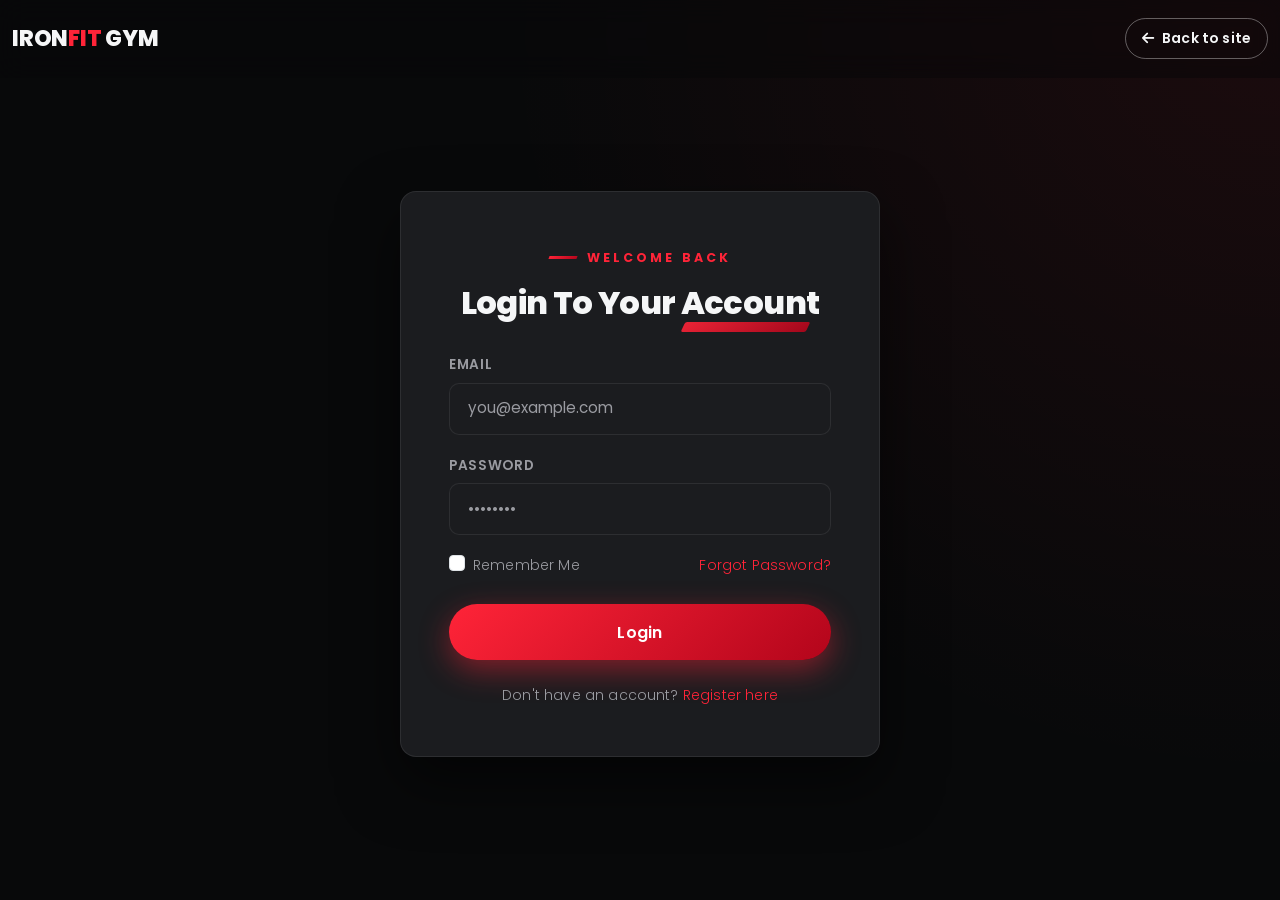
<file: ironfit/login.html>
<!DOCTYPE html>
<html lang="en">
<head>
<meta charset="UTF-8">
<meta name="viewport" content="width=device-width, initial-scale=1.0">
<title>Login | Iron Fit Gym</title>
<meta name="description" content="Login to your Iron Fit Gym member account.">
<link rel="icon" type="image/png" href="assets/images/favicon.png">
<link rel="preconnect" href="https://fonts.googleapis.com">
<link href="https://fonts.googleapis.com/css2?family=Poppins:wght@300;400;500;600;700;800;900&display=swap" rel="stylesheet">
<link href="https://cdn.jsdelivr.net/npm/bootstrap@5.3.3/dist/css/bootstrap.min.css" rel="stylesheet">
<link rel="stylesheet" href="https://cdnjs.cloudflare.com/ajax/libs/font-awesome/6.5.1/css/all.min.css">
<link rel="stylesheet" href="assets/css/style.css">
</head>
<body>

<nav class="navbar navbar-expand-lg navbar-glass scrolled">
  <div class="container">
    <a class="navbar-brand-custom" href="index.html">IRON<span>FIT</span> GYM</a>
    <a href="index.html" class="btn-outline-custom py-2 px-3 small"><i class="fa-solid fa-arrow-left me-2"></i>Back to site</a>
  </div>
</nav>

<section class="d-flex align-items-center" style="min-height:100vh; padding-top:6rem; padding-bottom:3rem; background:radial-gradient(circle at top right, rgba(255,36,56,0.08), transparent 50%), var(--black);">
  <div class="container">
    <div class="auth-card">
      <div class="text-center mb-4">
        <div class="eyebrow justify-content-center">Welcome Back</div>
        <h2 class="section-title" style="font-size:2rem;">Login To Your <span class="slash-underline">Account</span></h2>
      </div>

      <form id="loginForm" novalidate>
        <div class="mb-3">
          <label class="form-label-custom">Email</label>
          <input type="email" class="form-control form-control-custom" required placeholder="you@example.com">
          <div class="invalid-feedback-custom">Please enter a valid email address.</div>
        </div>
        <div class="mb-3">
          <label class="form-label-custom">Password</label>
          <input type="password" class="form-control form-control-custom" required minlength="6" placeholder="••••••••">
          <div class="invalid-feedback-custom">Password must be at least 6 characters.</div>
        </div>
        <div class="d-flex justify-content-between align-items-center mb-4">
          <div class="form-check">
            <input class="form-check-input" type="checkbox" id="rememberMe">
            <label class="form-check-label small text-muted-custom" for="rememberMe">Remember Me</label>
          </div>
          <a href="#" class="small text-red-custom">Forgot Password?</a>
        </div>
        <button type="submit" class="btn-gradient w-100">Login</button>
      </form>

      <p class="text-center text-muted-custom small mt-4 mb-0">Don't have an account? <a href="register.html" class="text-red-custom">Register here</a></p>
    </div>
  </div>
</section>

<script src="https://cdn.jsdelivr.net/npm/bootstrap@5.3.3/dist/js/bootstrap.bundle.min.js"></script>
<script src="assets/js/script.js"></script>
</body>
</html>
</file>
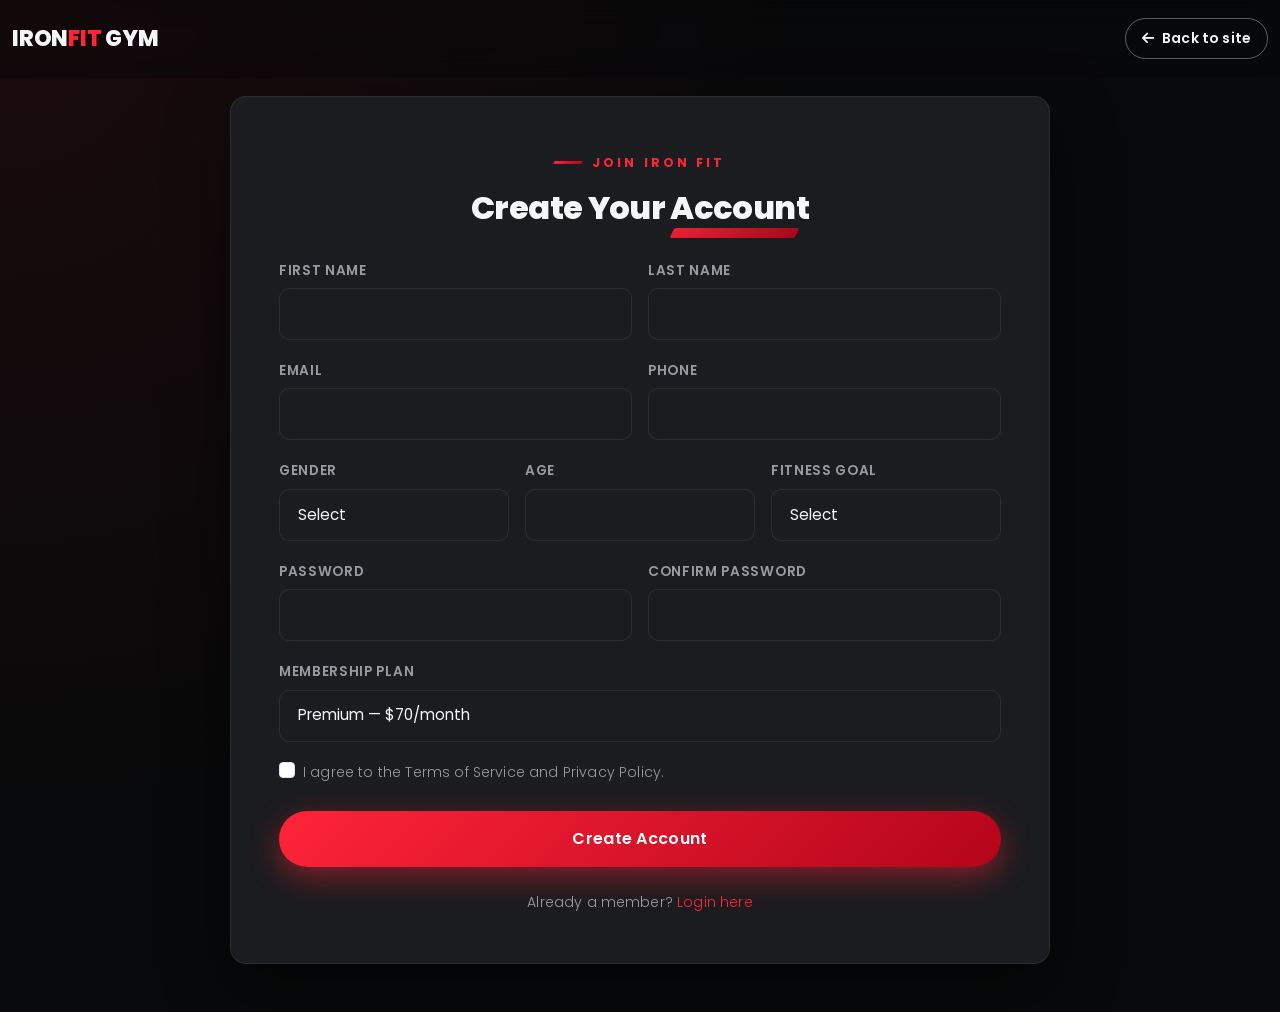
<file: ironfit/register.html>
<!DOCTYPE html>
<html lang="en">
<head>
<meta charset="UTF-8">
<meta name="viewport" content="width=device-width, initial-scale=1.0">
<title>Register | Iron Fit Gym</title>
<meta name="description" content="Create your Iron Fit Gym member account and choose a membership plan.">
<link rel="icon" type="image/png" href="assets/images/favicon.png">
<link rel="preconnect" href="https://fonts.googleapis.com">
<link href="https://fonts.googleapis.com/css2?family=Poppins:wght@300;400;500;600;700;800;900&display=swap" rel="stylesheet">
<link href="https://cdn.jsdelivr.net/npm/bootstrap@5.3.3/dist/css/bootstrap.min.css" rel="stylesheet">
<link rel="stylesheet" href="https://cdnjs.cloudflare.com/ajax/libs/font-awesome/6.5.1/css/all.min.css">
<link rel="stylesheet" href="assets/css/style.css">
</head>
<body>

<nav class="navbar navbar-expand-lg navbar-glass scrolled">
  <div class="container">
    <a class="navbar-brand-custom" href="index.html">IRON<span>FIT</span> GYM</a>
    <a href="index.html" class="btn-outline-custom py-2 px-3 small"><i class="fa-solid fa-arrow-left me-2"></i>Back to site</a>
  </div>
</nav>

<section class="d-flex align-items-center" style="min-height:100vh; padding-top:6rem; padding-bottom:3rem; background:radial-gradient(circle at top left, rgba(255,36,56,0.08), transparent 50%), var(--black);">
  <div class="container">
    <div class="auth-card auth-wide">
      <div class="text-center mb-4">
        <div class="eyebrow justify-content-center">Join Iron Fit</div>
        <h2 class="section-title" style="font-size:2rem;">Create Your <span class="slash-underline">Account</span></h2>
      </div>

      <form id="registerForm" novalidate>
        <div class="row g-3">
          <div class="col-md-6">
            <label class="form-label-custom">First Name</label>
            <input type="text" class="form-control form-control-custom" required>
            <div class="invalid-feedback-custom">Please enter your first name.</div>
          </div>
          <div class="col-md-6">
            <label class="form-label-custom">Last Name</label>
            <input type="text" class="form-control form-control-custom" required>
            <div class="invalid-feedback-custom">Please enter your last name.</div>
          </div>
          <div class="col-md-6">
            <label class="form-label-custom">Email</label>
            <input type="email" class="form-control form-control-custom" required>
            <div class="invalid-feedback-custom">Please enter a valid email.</div>
          </div>
          <div class="col-md-6">
            <label class="form-label-custom">Phone</label>
            <input type="tel" class="form-control form-control-custom" required>
            <div class="invalid-feedback-custom">Please enter your phone number.</div>
          </div>
          <div class="col-md-4">
            <label class="form-label-custom">Gender</label>
            <select class="form-select form-select-custom" required>
              <option value="" selected disabled>Select</option>
              <option>Male</option><option>Female</option><option>Other</option>
            </select>
            <div class="invalid-feedback-custom">Please select a gender.</div>
          </div>
          <div class="col-md-4">
            <label class="form-label-custom">Age</label>
            <input type="number" min="14" max="100" class="form-control form-control-custom" required>
            <div class="invalid-feedback-custom">Please enter a valid age (14+).</div>
          </div>
          <div class="col-md-4">
            <label class="form-label-custom">Fitness Goal</label>
            <select class="form-select form-select-custom" required>
              <option value="" selected disabled>Select</option>
              <option>Weight Loss</option><option>Muscle Gain</option><option>General Fitness</option><option>Athletic Performance</option>
            </select>
            <div class="invalid-feedback-custom">Please select a goal.</div>
          </div>
          <div class="col-md-6">
            <label class="form-label-custom">Password</label>
            <input type="password" id="regPassword" minlength="6" class="form-control form-control-custom" required>
            <div class="invalid-feedback-custom">Password must be at least 6 characters.</div>
          </div>
          <div class="col-md-6">
            <label class="form-label-custom">Confirm Password</label>
            <input type="password" id="regConfirmPassword" minlength="6" class="form-control form-control-custom" required>
            <div class="invalid-feedback-custom">Passwords do not match.</div>
          </div>
          <div class="col-12">
            <label class="form-label-custom">Membership Plan</label>
            <select class="form-select form-select-custom" required>
              <option value="" selected disabled>Select a plan</option>
              <option>Basic — $25/month</option>
              <option>Standard — $45/month</option>
              <option selected>Premium — $70/month</option>
              <option>VIP — $120/month</option>
            </select>
            <div class="invalid-feedback-custom">Please choose a membership plan.</div>
          </div>
          <div class="col-12">
            <div class="form-check">
              <input class="form-check-input" type="checkbox" id="regTerms" required>
              <label class="form-check-label small text-muted-custom" for="regTerms">I agree to the Terms of Service and Privacy Policy.</label>
            </div>
          </div>
        </div>

        <div id="registerSuccess" class="alert alert-success mt-3 d-none" style="background:rgba(46,204,113,.15); border:1px solid #2ecc71; color:#2ecc71;">
          Account created! Redirecting to login...
        </div>

        <button type="submit" class="btn-gradient w-100 mt-4">Create Account</button>
      </form>

      <p class="text-center text-muted-custom small mt-4 mb-0">Already a member? <a href="login.html" class="text-red-custom">Login here</a></p>
    </div>
  </div>
</section>

<script src="https://cdn.jsdelivr.net/npm/bootstrap@5.3.3/dist/js/bootstrap.bundle.min.js"></script>
<script src="assets/js/script.js"></script>
</body>
</html>
</file>
<file: ironfit/assets/css/style.css>
/* ==========================================================================
   IRON FIT GYM — Design System
   Palette: Black / Dark Gray / White / Red
   Signature: the "pulse slash" — a diagonal red energy mark used as a
   recurring divider, corner mark and underline throughout the site.
   ========================================================================== */

:root{
  --black:        #08090a;
  --charcoal:      #131416;
  --surface:       #1b1c1f;
  --surface-2:     #232428;
  --line:          rgba(255,255,255,0.08);
  --white:         #f5f6f7;
  --muted:         #9a9ba1;
  --red:           #ff2438;
  --red-dark:      #b3051b;
  --red-glow:      rgba(255,36,56,0.45);
  --gradient-red:  linear-gradient(135deg, var(--red) 0%, var(--red-dark) 100%);
  --gradient-dark: linear-gradient(180deg, rgba(8,9,10,0) 0%, rgba(8,9,10,0.92) 70%, #08090a 100%);
  --font-display:  'Poppins', sans-serif;
  --font-body:     'Poppins', sans-serif;
  --radius:        16px;
  --radius-sm:     10px;
  --shadow-lg:     0 25px 60px rgba(0,0,0,0.55);
}

*{ box-sizing:border-box; }
html{ scroll-behavior:smooth; }

body{
  background:var(--black);
  color:var(--white);
  font-family:var(--font-body);
  font-weight:300;
  letter-spacing:.01em;
  line-height:1.7;
  overflow-x:hidden;
}

h1,h2,h3,h4,h5,h6{
  font-family:var(--font-display);
  font-weight:800;
  letter-spacing:-0.02em;
  color:var(--white);
  margin:0;
}

a{ text-decoration:none; color:inherit; transition:.25s ease; }
img{ max-width:100%; display:block; }
::selection{ background:var(--red); color:#fff; }

/* Focus visibility */
a:focus-visible, button:focus-visible, input:focus-visible, textarea:focus-visible, select:focus-visible{
  outline:2px solid var(--red);
  outline-offset:3px;
}

@media (prefers-reduced-motion: reduce){
  *{ animation-duration:0.001ms !important; animation-iteration-count:1 !important; transition-duration:0.001ms !important; scroll-behavior:auto !important; }
}

.container{ max-width:1280px; }

/* ---------- Eyebrow / signature slash ---------- */
.eyebrow{
  display:inline-flex;
  align-items:center;
  gap:.6rem;
  font-size:.78rem;
  font-weight:700;
  text-transform:uppercase;
  letter-spacing:.25em;
  color:var(--red);
  margin-bottom:1rem;
}
.eyebrow::before{
  content:"";
  width:28px;
  height:3px;
  background:var(--gradient-red);
  transform:skewX(-20deg);
  display:inline-block;
}

.slash-underline{
  position:relative;
  display:inline-block;
}
.slash-underline::after{
  content:"";
  position:absolute;
  left:2px;
  right:8%;
  bottom:-10px;
  height:10px;
  background:var(--gradient-red);
  transform:skewX(-25deg);
  border-radius:2px;
  opacity:.9;
}

.section-title{
  font-size:clamp(2rem, 4vw, 3rem);
  margin-bottom:1.75rem;
}
.section-pad{ padding:6.5rem 0; }
.bg-charcoal{ background:var(--charcoal); }
.bg-surface{ background:var(--surface); }
.text-muted-custom{ color:var(--muted) !important; }
.text-red-custom{ color:var(--red) !important; }

/* ---------- Navbar ---------- */
.navbar-glass{
  position:fixed;
  top:0; left:0; right:0;
  z-index:1000;
  padding:1.1rem 0;
  background:rgba(8,9,10,0.55);
  backdrop-filter:blur(14px) saturate(140%);
  -webkit-backdrop-filter:blur(14px) saturate(140%);
  border-bottom:1px solid transparent;
  transition:all .35s ease;
}
.navbar-glass.scrolled{
  padding:.65rem 0;
  background:rgba(8,9,10,0.86);
  border-bottom:1px solid var(--line);
}
.navbar-brand-custom{
  font-family:var(--font-display);
  font-weight:800;
  font-size:1.4rem;
  letter-spacing:-0.01em;
  color:var(--white) !important;
}
.navbar-brand-custom span{ color:var(--red); }
.nav-link-custom{
  color:var(--white) !important;
  font-weight:500;
  font-size:.92rem;
  margin:0 .55rem;
  position:relative;
  opacity:.85;
}
.nav-link-custom::after{
  content:"";
  position:absolute; left:0; bottom:-4px;
  width:0; height:2px;
  background:var(--gradient-red);
  transition:width .25s ease;
}
.nav-link-custom:hover::after, .nav-link-custom.active::after{ width:100%; }
.nav-link-custom:hover, .nav-link-custom.active{ opacity:1; color:var(--red) !important; }

.btn-nav-cta{
  background:var(--gradient-red);
  color:#fff !important;
  padding:.55rem 1.4rem;
  border-radius:50px;
  font-weight:600;
  font-size:.88rem;
  box-shadow:0 8px 20px var(--red-glow);
}
.btn-nav-cta:hover{ transform:translateY(-2px); box-shadow:0 12px 28px var(--red-glow); }

.navbar-toggler-custom{ border:none; color:var(--white); font-size:1.4rem; background:none; }

/* Scroll progress bar */
#scrollProgress{
  position:fixed; top:0; left:0; height:3px; width:0%;
  background:var(--gradient-red); z-index:1100; transition:width .1s linear;
}

/* ---------- Buttons ---------- */
.btn-gradient{
  background:var(--gradient-red);
  color:#fff;
  border:none;
  padding:.9rem 2.2rem;
  border-radius:50px;
  font-weight:600;
  letter-spacing:.02em;
  box-shadow:0 10px 30px var(--red-glow);
  transition:.3s ease;
}
.btn-gradient:hover{ transform:translateY(-3px) scale(1.02); box-shadow:0 16px 40px var(--red-glow); color:#fff; }

.btn-outline-custom{
  background:transparent;
  color:var(--white);
  border:1.5px solid rgba(255,255,255,0.35);
  padding:.9rem 2.2rem;
  border-radius:50px;
  font-weight:600;
  transition:.3s ease;
}
.btn-outline-custom:hover{ border-color:var(--red); color:var(--red); background:rgba(255,36,56,0.08); }

/* ---------- Hero ---------- */
.hero{
  min-height:100vh;
  position:relative;
  display:flex;
  align-items:center;
  background-size:cover;
  background-position:center;
  isolation:isolate;
}
.hero::before{
  content:"";
  position:absolute; inset:0;
  background:
    linear-gradient(180deg, rgba(8,9,10,.55) 0%, rgba(8,9,10,.75) 55%, #08090a 100%),
    linear-gradient(90deg, rgba(8,9,10,.85) 0%, rgba(8,9,10,.35) 60%);
  z-index:-1;
}
.hero-content h1{
  font-size:clamp(2.6rem, 6vw, 5rem);
  line-height:1.04;
}
.hero-content p.lead{
  color:var(--muted);
  font-size:1.15rem;
  max-width:560px;
}

.page-hero{
  min-height:56vh;
  position:relative;
  display:flex;
  align-items:center;
  background-size:cover;
  background-position:center;
  margin-top:0;
}
.page-hero::before{
  content:"";
  position:absolute; inset:0;
  background:linear-gradient(180deg, rgba(8,9,10,.65) 0%, rgba(8,9,10,.85) 60%, #08090a 100%);
}
.page-hero .container{ position:relative; z-index:1; }

/* ---------- Glass cards ---------- */
.glass-card{
  background:rgba(27,28,31,0.55);
  border:1px solid var(--line);
  backdrop-filter:blur(16px);
  -webkit-backdrop-filter:blur(16px);
  border-radius:var(--radius);
  padding:2.2rem;
  transition:.35s ease;
  height:100%;
}
.glass-card:hover{
  transform:translateY(-8px);
  border-color:rgba(255,36,56,0.4);
  box-shadow:var(--shadow-lg);
}
.glass-card .icon-wrap{
  width:60px; height:60px;
  border-radius:14px;
  background:var(--gradient-red);
  display:flex; align-items:center; justify-content:center;
  font-size:1.4rem;
  margin-bottom:1.3rem;
  box-shadow:0 10px 24px var(--red-glow);
}

/* ---------- Stats / counters ---------- */
.stat-block{ text-align:center; padding:1rem; }
.stat-number{
  font-family:var(--font-display);
  font-weight:800;
  font-size:clamp(2.2rem,4vw,3.4rem);
  background:var(--gradient-red);
  -webkit-background-clip:text;
  -webkit-text-fill-color:transparent;
  background-clip:text;
}
.stat-label{ color:var(--muted); text-transform:uppercase; letter-spacing:.15em; font-size:.78rem; font-weight:600; }

/* ---------- Program / trainer cards ---------- */
.program-card{
  position:relative;
  border-radius:var(--radius);
  overflow:hidden;
  height:340px;
  isolation:isolate;
}
.program-card img{ width:100%; height:100%; object-fit:cover; transition:transform .5s ease; }
.program-card:hover img{ transform:scale(1.08); }
.program-card::after{
  content:"";
  position:absolute; inset:0;
  background:linear-gradient(180deg, rgba(8,9,10,0) 30%, rgba(8,9,10,.92) 100%);
}
.program-card .program-label{
  position:absolute; left:0; right:0; bottom:0; z-index:2;
  padding:1.4rem;
}
.program-card .program-label span{ color:var(--red); font-size:.78rem; font-weight:700; text-transform:uppercase; letter-spacing:.12em; }

.trainer-card{
  border-radius:var(--radius);
  overflow:hidden;
  background:var(--surface);
  border:1px solid var(--line);
  transition:.35s ease;
}
.trainer-card:hover{ transform:translateY(-8px); box-shadow:var(--shadow-lg); border-color:rgba(255,36,56,.35); }
.trainer-img-wrap{ position:relative; overflow:hidden; aspect-ratio:3/4; }
.trainer-img-wrap img{ width:100%; height:100%; object-fit:cover; transition:.5s ease; }
.trainer-card:hover .trainer-img-wrap img{ transform:scale(1.06); }
.trainer-social{
  position:absolute; bottom:-60px; left:0; right:0;
  display:flex; justify-content:center; gap:.7rem;
  padding:1rem;
  background:linear-gradient(0deg, rgba(8,9,10,.9), transparent);
  transition:.35s ease;
}
.trainer-card:hover .trainer-social{ bottom:0; }
.trainer-social a{
  width:36px; height:36px; border-radius:50%;
  background:var(--gradient-red); color:#fff;
  display:flex; align-items:center; justify-content:center;
  font-size:.85rem;
}
.trainer-body{ padding:1.4rem; }
.trainer-body .position{ color:var(--red); font-size:.85rem; font-weight:600; }

/* ---------- Pricing ---------- */
.price-card{
  border-radius:var(--radius);
  background:var(--surface);
  border:1px solid var(--line);
  padding:2.5rem 2rem;
  text-align:center;
  transition:.35s ease;
  position:relative;
  height:100%;
}
.price-card:hover{ transform:translateY(-8px); box-shadow:var(--shadow-lg); }
.price-card.popular{
  border:1px solid var(--red);
  background:linear-gradient(180deg, rgba(255,36,56,0.09), var(--surface) 40%);
  transform:scale(1.04);
}
.price-card.popular .badge-popular{
  position:absolute; top:-14px; left:50%; transform:translateX(-50%);
  background:var(--gradient-red); color:#fff; font-size:.75rem; font-weight:700;
  padding:.4rem 1.1rem; border-radius:50px; text-transform:uppercase; letter-spacing:.1em;
}
.price-amount{ font-size:3rem; font-weight:800; margin:1rem 0 .2rem; }
.price-amount small{ font-size:1rem; color:var(--muted); font-weight:400; }
.price-card ul{ list-style:none; padding:0; margin:1.5rem 0; text-align:left; }
.price-card ul li{ padding:.5rem 0; color:var(--muted); border-bottom:1px solid var(--line); font-size:.92rem; }
.price-card ul li i{ color:var(--red); margin-right:.6rem; }

/* ---------- BMI Calculator ---------- */
.bmi-gauge{
  height:14px; border-radius:50px; overflow:hidden;
  background:var(--surface-2); position:relative; margin:2rem 0 1rem;
}
.bmi-gauge-fill{
  height:100%; width:0%; border-radius:50px; transition:width .6s ease, background .6s ease;
}
.bmi-marker{
  position:absolute; top:-8px; width:2px; height:30px; background:#fff;
  transform:translateX(-50%); transition:left .6s ease;
}
.bmi-result-num{ font-size:3.4rem; font-weight:800; }
.bmi-category-pill{
  display:inline-block; padding:.5rem 1.4rem; border-radius:50px; font-weight:700; font-size:.9rem;
}

/* ---------- Gallery ---------- */
.gallery-item{
  border-radius:var(--radius-sm); overflow:hidden; position:relative; cursor:pointer;
  aspect-ratio:1/1;
}
.gallery-item img{ width:100%; height:100%; object-fit:cover; transition:.5s ease; }
.gallery-item:hover img{ transform:scale(1.1); }
.gallery-item::after{
  content:"\f00e"; font-family:"Font Awesome 6 Free"; font-weight:900;
  position:absolute; inset:0; display:flex; align-items:center; justify-content:center;
  color:#fff; font-size:1.4rem; opacity:0;
  background:rgba(179,5,27,0.55); transition:.35s ease;
}
.gallery-item:hover::after{ opacity:1; }
.gallery-filter-btn{
  background:transparent; border:1px solid var(--line); color:var(--muted);
  padding:.5rem 1.3rem; border-radius:50px; font-size:.85rem; font-weight:600; margin:.25rem;
  transition:.25s ease;
}
.gallery-filter-btn.active, .gallery-filter-btn:hover{ background:var(--gradient-red); color:#fff; border-color:transparent; }

/* Lightbox */
.lightbox-overlay{
  position:fixed; inset:0; background:rgba(8,9,10,0.94); z-index:2000;
  display:flex; align-items:center; justify-content:center; opacity:0; pointer-events:none; transition:.3s ease;
}
.lightbox-overlay.active{ opacity:1; pointer-events:auto; }
.lightbox-overlay img{ max-width:88vw; max-height:82vh; border-radius:8px; box-shadow:0 30px 80px rgba(0,0,0,.6); }
.lightbox-close, .lightbox-nav{
  position:absolute; background:var(--surface-2); border:1px solid var(--line); color:#fff;
  width:46px; height:46px; border-radius:50%; display:flex; align-items:center; justify-content:center;
  cursor:pointer; font-size:1.1rem;
}
.lightbox-close{ top:2rem; right:2rem; }
.lightbox-nav.prev{ left:2rem; top:50%; transform:translateY(-50%); }
.lightbox-nav.next{ right:2rem; top:50%; transform:translateY(-50%); }

/* ---------- Testimonials ---------- */
.testimonial-card{
  background:var(--surface); border:1px solid var(--line); border-radius:var(--radius);
  padding:2.5rem; text-align:center; max-width:720px; margin:0 auto;
}
.testimonial-card img{ width:80px; height:80px; border-radius:50%; object-fit:cover; margin:0 auto 1rem; border:3px solid var(--red); }
.testimonial-stars{ color:var(--red); margin-bottom:1rem; }
.carousel-indicators-custom{ display:flex; justify-content:center; gap:.5rem; margin-top:2rem; }
.carousel-indicators-custom button{
  width:10px; height:10px; border-radius:50%; border:none; background:var(--surface-2); padding:0;
}
.carousel-indicators-custom button.active{ background:var(--red); width:26px; border-radius:6px; }

/* ---------- Blog ---------- */
.blog-card{ background:var(--surface); border:1px solid var(--line); border-radius:var(--radius); overflow:hidden; height:100%; transition:.35s ease; }
.blog-card:hover{ transform:translateY(-8px); box-shadow:var(--shadow-lg); }
.blog-card img{ height:220px; object-fit:cover; width:100%; }
.blog-card .blog-body{ padding:1.6rem; }
.blog-meta{ color:var(--muted); font-size:.8rem; margin-bottom:.6rem; }
.blog-meta i{ color:var(--red); margin-right:.3rem; }
.read-more-link{ color:var(--red); font-weight:600; font-size:.9rem; }
.read-more-link i{ transition:.25s ease; margin-left:.3rem; }
.read-more-link:hover i{ transform:translateX(4px); }

/* ---------- Forms ---------- */
.form-control-custom, .form-select-custom{
  background:var(--surface); border:1px solid var(--line); color:var(--white);
  padding:.85rem 1.1rem; border-radius:var(--radius-sm); font-size:.95rem;
}
.form-control-custom:focus, .form-select-custom:focus{
  background:var(--surface); color:var(--white); border-color:var(--red);
  box-shadow:0 0 0 .2rem rgba(255,36,56,0.15);
}
.form-control-custom::placeholder{ color:var(--muted); }
.form-label-custom{ font-size:.85rem; font-weight:600; margin-bottom:.4rem; color:var(--muted); text-transform:uppercase; letter-spacing:.05em; }
.invalid-feedback-custom{ color:var(--red); font-size:.8rem; margin-top:.3rem; display:none; }
.was-validated-custom .form-control-custom:invalid ~ .invalid-feedback-custom,
.form-control-custom.is-invalid ~ .invalid-feedback-custom{ display:block; }
.form-control-custom.is-invalid{ border-color:var(--red); }
.form-control-custom.is-valid{ border-color:#2ecc71; }

.auth-card{
  background:var(--surface); border:1px solid var(--line); border-radius:var(--radius);
  padding:3rem; max-width:480px; margin:0 auto; box-shadow:var(--shadow-lg);
}
.auth-wide{ max-width:820px; }

/* ---------- Footer ---------- */
footer.site-footer{
  background:var(--charcoal); border-top:1px solid var(--line);
  padding:5rem 0 1.5rem;
}
footer.site-footer h6{ text-transform:uppercase; letter-spacing:.12em; font-size:.85rem; margin-bottom:1.3rem; color:var(--white); }
footer.site-footer a{ color:var(--muted); font-size:.92rem; }
footer.site-footer a:hover{ color:var(--red); }
footer.site-footer ul{ list-style:none; padding:0; }
footer.site-footer ul li{ margin-bottom:.7rem; }
.footer-social a{
  width:38px; height:38px; border-radius:50%; background:var(--surface); border:1px solid var(--line);
  display:inline-flex; align-items:center; justify-content:center; margin-right:.5rem;
}
.footer-social a:hover{ background:var(--gradient-red); border-color:transparent; color:#fff; }
.footer-bottom{ border-top:1px solid var(--line); margin-top:3rem; padding-top:1.5rem; font-size:.85rem; color:var(--muted); }
.newsletter-form input{
  background:var(--surface); border:1px solid var(--line); color:#fff; border-radius:50px 0 0 50px;
  padding:.7rem 1.2rem; border-right:none;
}
.newsletter-form button{
  border-radius:0 50px 50px 0; background:var(--gradient-red); border:none; color:#fff; padding:0 1.3rem;
}

/* ---------- Scroll to top ---------- */
#scrollTopBtn{
  position:fixed; bottom:2rem; right:2rem; z-index:999;
  width:48px; height:48px; border-radius:50%;
  background:var(--gradient-red); color:#fff; border:none;
  display:flex; align-items:center; justify-content:center; font-size:1.1rem;
  box-shadow:0 10px 26px var(--red-glow);
  opacity:0; pointer-events:none; transform:translateY(10px);
  transition:.3s ease;
}
#scrollTopBtn.show{ opacity:1; pointer-events:auto; transform:translateY(0); }

/* ---------- Dashboard ---------- */
.dash-wrap{ display:flex; min-height:100vh; padding-top:0; }
.dash-sidebar{
  width:260px; background:var(--charcoal); border-right:1px solid var(--line);
  padding:1.5rem 1.2rem; position:sticky; top:0; height:100vh; overflow-y:auto; flex-shrink:0;
}
.dash-sidebar .nav-link{
  color:var(--muted); padding:.75rem 1rem; border-radius:var(--radius-sm); margin-bottom:.3rem;
  font-size:.92rem; font-weight:500; display:flex; align-items:center; gap:.7rem;
}
.dash-sidebar .nav-link i{ width:18px; text-align:center; }
.dash-sidebar .nav-link:hover{ background:var(--surface); color:#fff; }
.dash-sidebar .nav-link.active{ background:var(--gradient-red); color:#fff; }
.dash-main{ flex:1; padding:2.5rem; min-width:0; }
.dash-card{ background:var(--surface); border:1px solid var(--line); border-radius:var(--radius); padding:1.6rem; height:100%; }
.dash-topbar{ display:flex; align-items:center; justify-content:space-between; margin-bottom:2rem; flex-wrap:wrap; gap:1rem; }
.progress-ring-wrap{ position:relative; width:130px; height:130px; margin:0 auto; }
.progress-ring-wrap .ring-label{ position:absolute; inset:0; display:flex; flex-direction:column; align-items:center; justify-content:center; }
#dashSidebarToggle{ display:none; }

@media (max-width: 991px){
  .dash-sidebar{ position:fixed; left:-280px; top:0; z-index:1200; transition:.3s ease; box-shadow:var(--shadow-lg); }
  .dash-sidebar.open{ left:0; }
  #dashSidebarToggle{ display:flex; }
  .dash-main{ padding:1.5rem; }
}

/* Timeline (About page) */
.timeline{ position:relative; padding-left:2.5rem; }
.timeline::before{ content:""; position:absolute; left:6px; top:0; bottom:0; width:2px; background:var(--line); }
.timeline-item{ position:relative; padding-bottom:2.5rem; }
.timeline-item::before{
  content:""; position:absolute; left:-2.5rem; top:2px; width:16px; height:16px; border-radius:50%;
  background:var(--gradient-red); box-shadow:0 0 0 4px rgba(255,36,56,0.2);
}
.timeline-year{ color:var(--red); font-weight:700; font-size:.9rem; margin-bottom:.3rem; }

/* Table (Classes schedule) */
.table-custom{ color:var(--white); border-color:var(--line); }
.table-custom th{ background:var(--surface-2); color:var(--red); text-transform:uppercase; font-size:.78rem; letter-spacing:.08em; }
.table-custom td, .table-custom th{ border-color:var(--line); vertical-align:middle; padding:1rem .8rem; }
.class-tag{ display:inline-block; padding:.35rem .7rem; border-radius:8px; font-size:.78rem; font-weight:600; }

/* Utility */
.divider-slash{ width:60px; height:4px; background:var(--gradient-red); transform:skewX(-20deg); margin:0 auto 1.5rem; }
.lazy-img{ opacity:0; transition:opacity .5s ease; background:var(--surface-2); }
.lazy-img.loaded{ opacity:1; }

@media (max-width: 767px){
  .section-pad{ padding:4rem 0; }
  .price-card.popular{ transform:none; }
}
</file>
